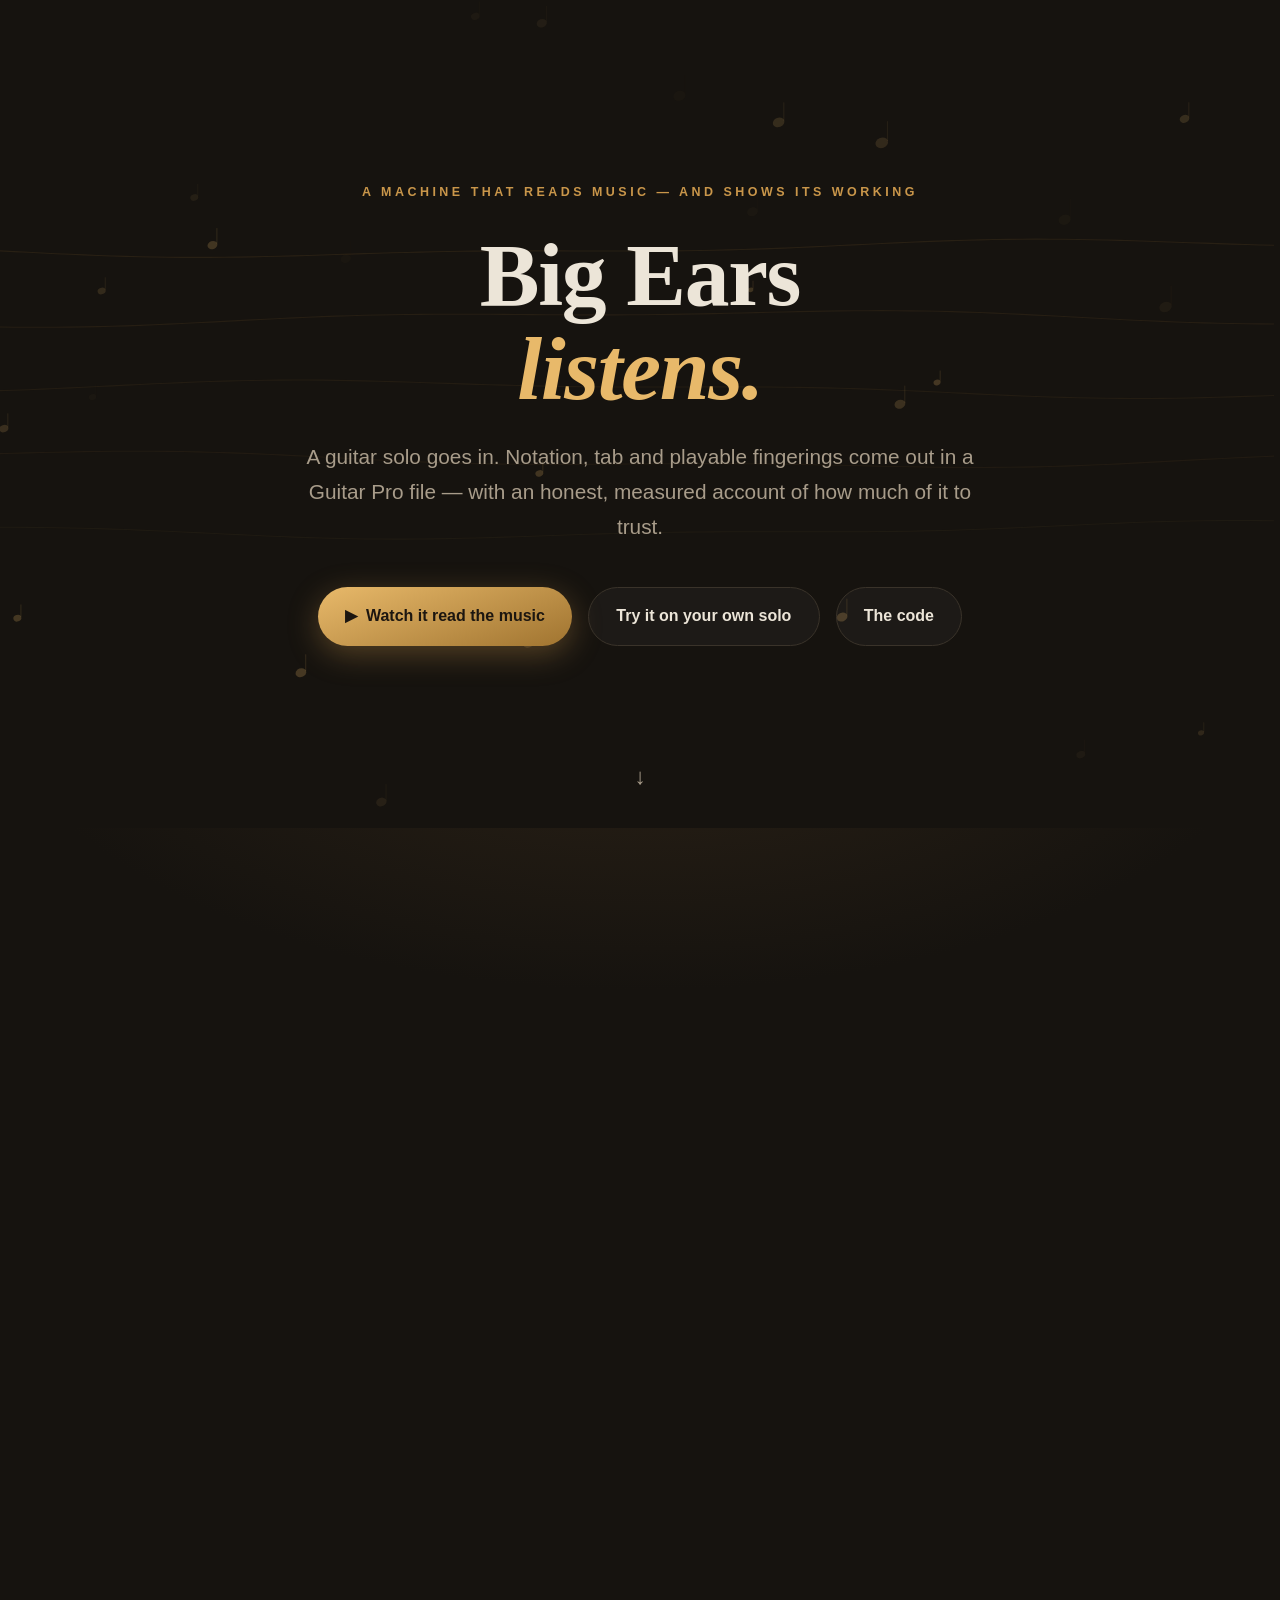
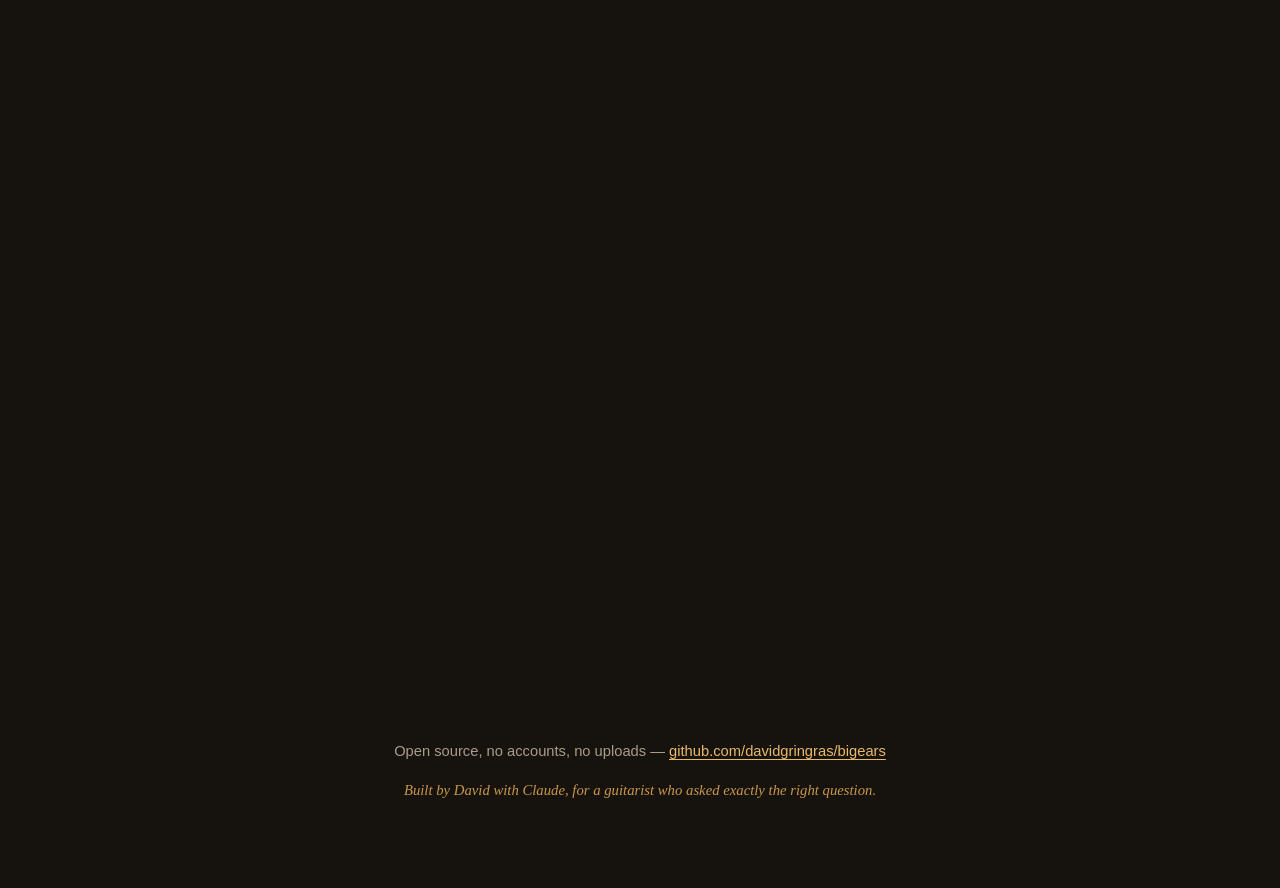
<file: index.html>
<!DOCTYPE html><html><head><meta charset="utf-8">
<meta http-equiv="refresh" content="0; url=site/index.html">
<title>Big Ears</title></head>
<body><p><a href="site/index.html">Big Ears</a></p></body></html>
</file>
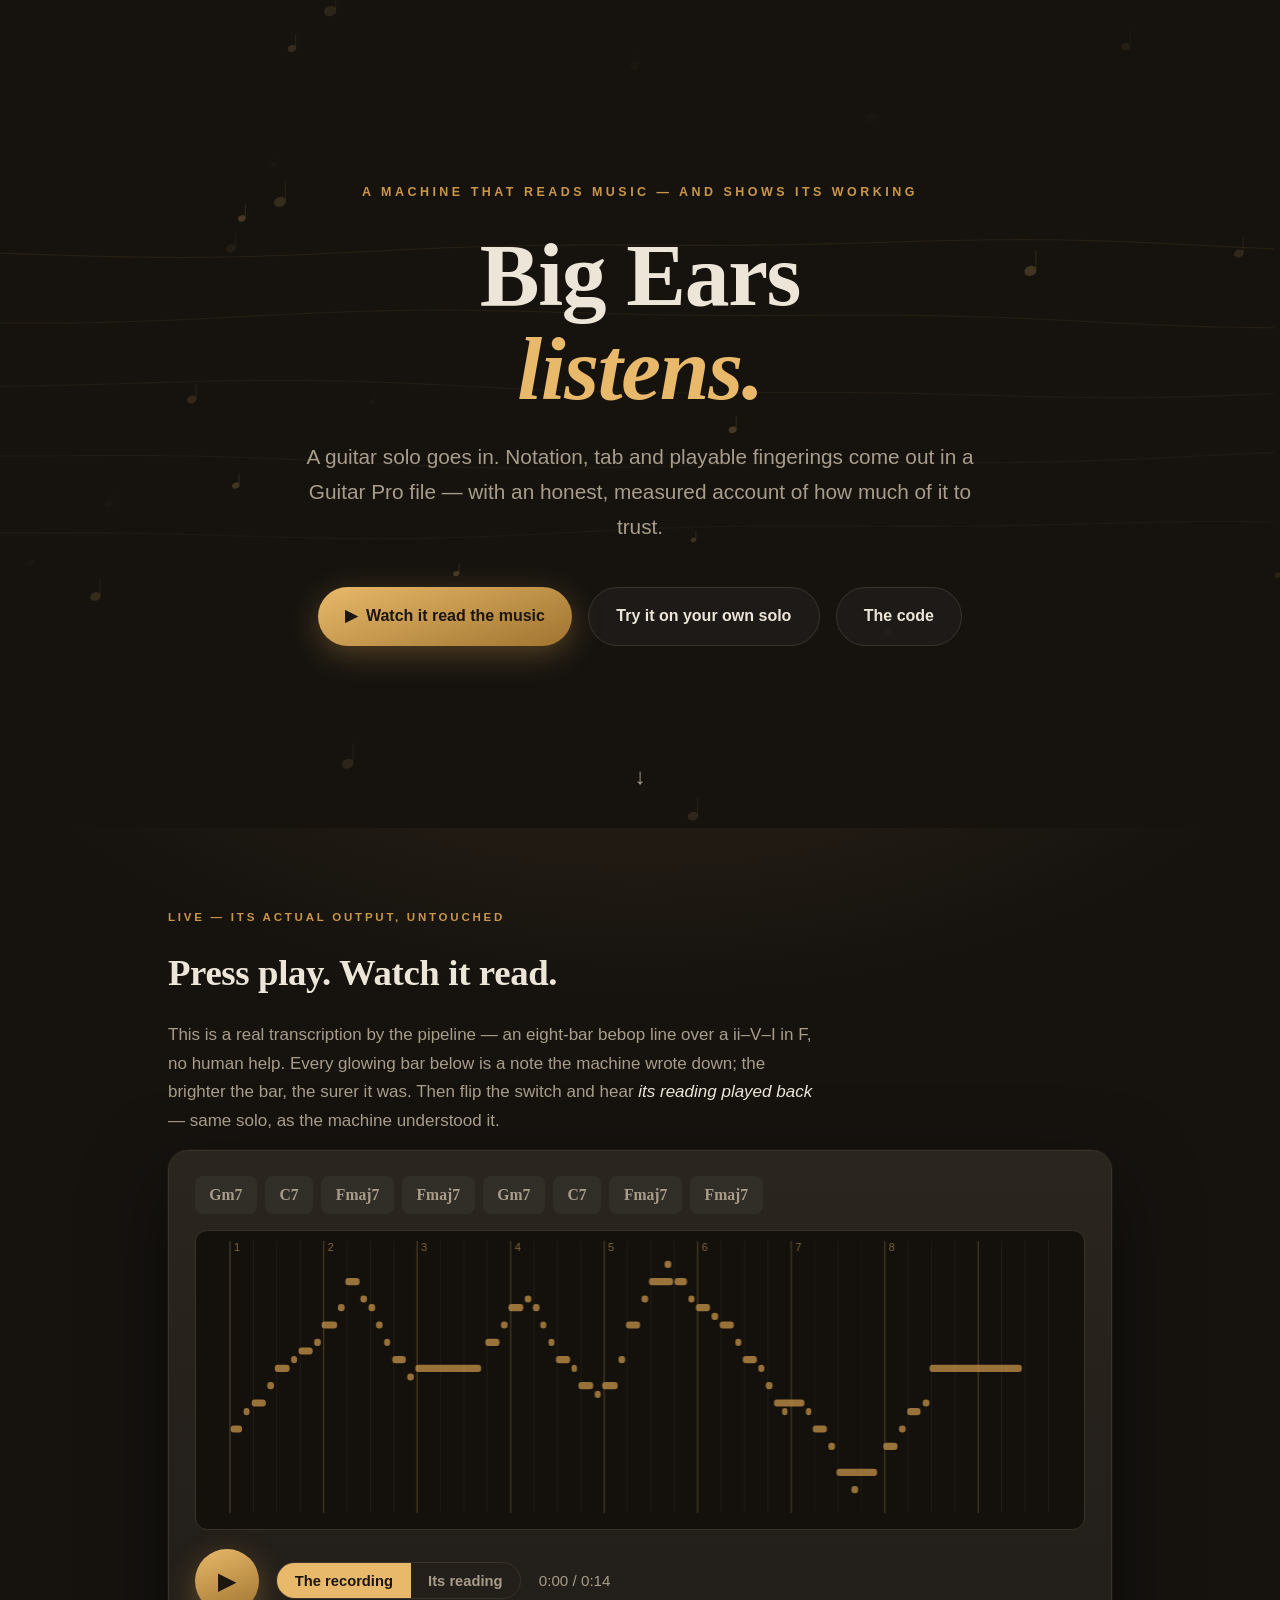
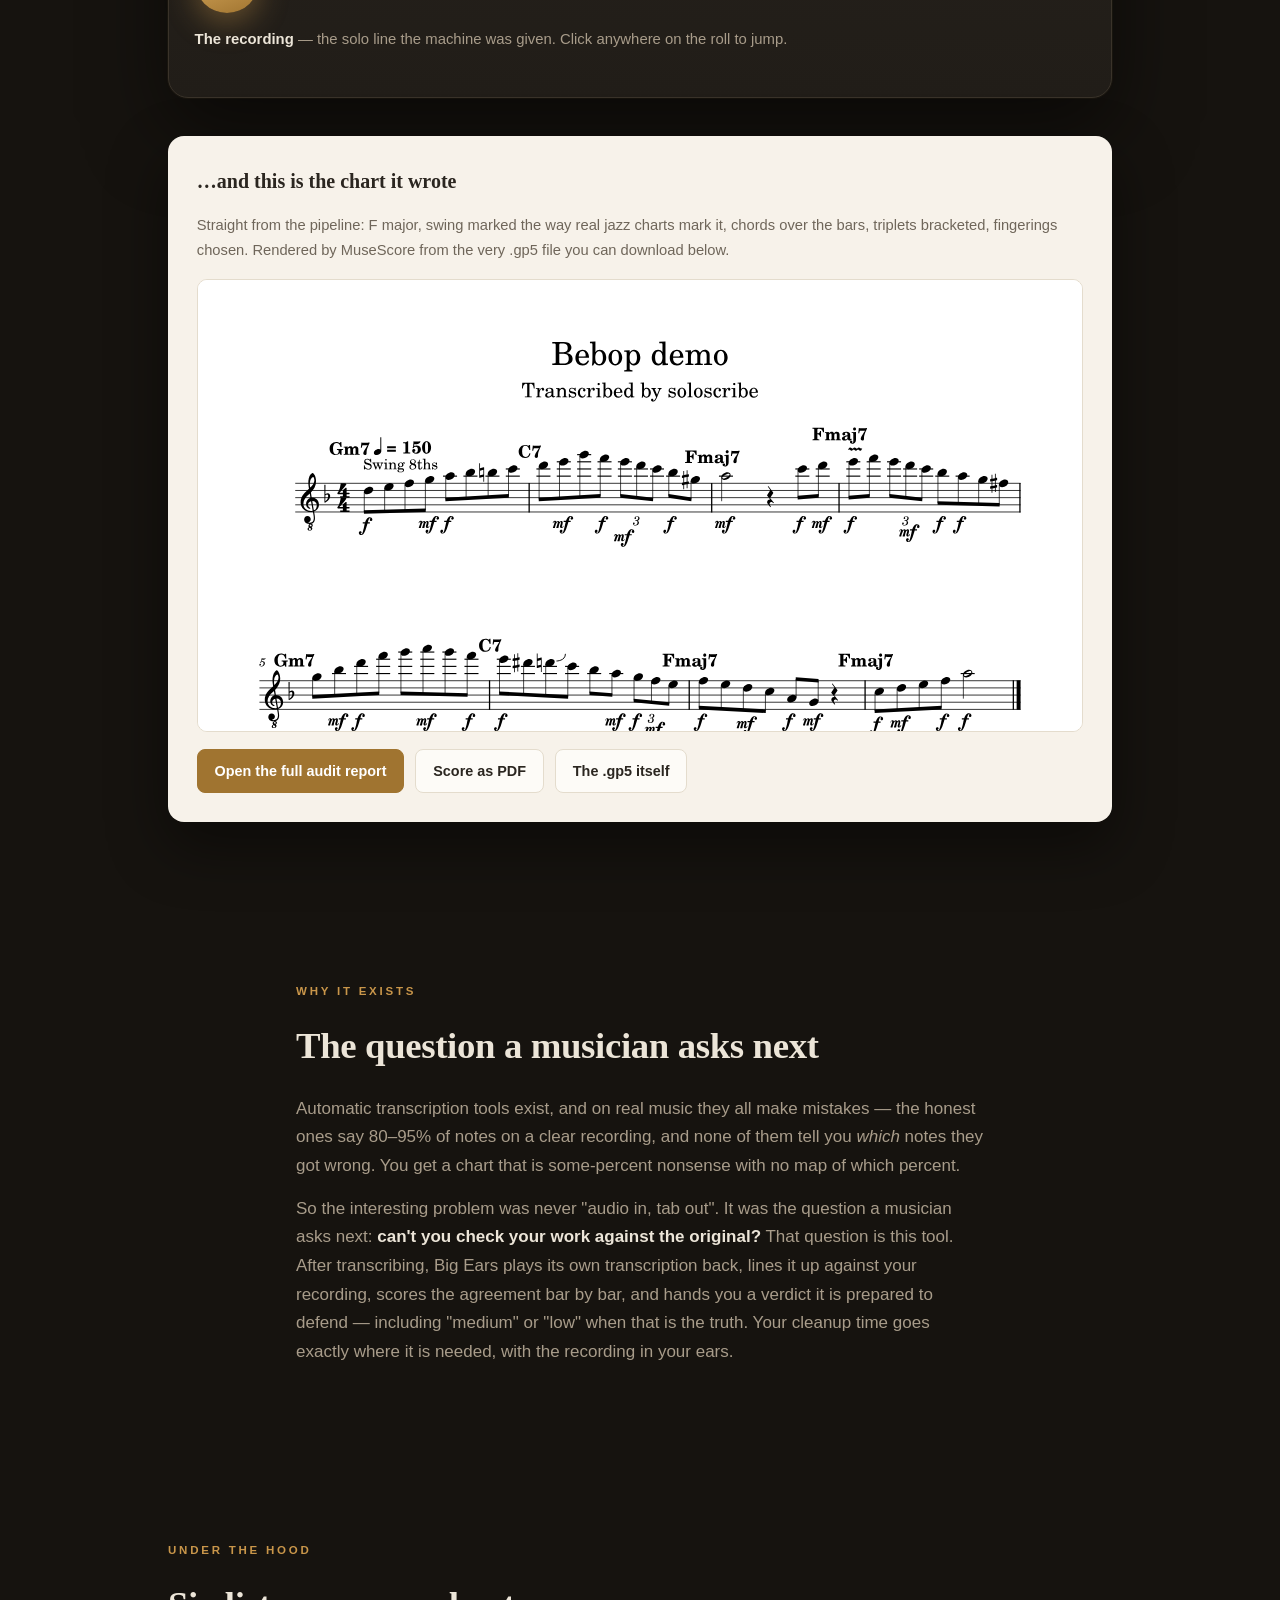
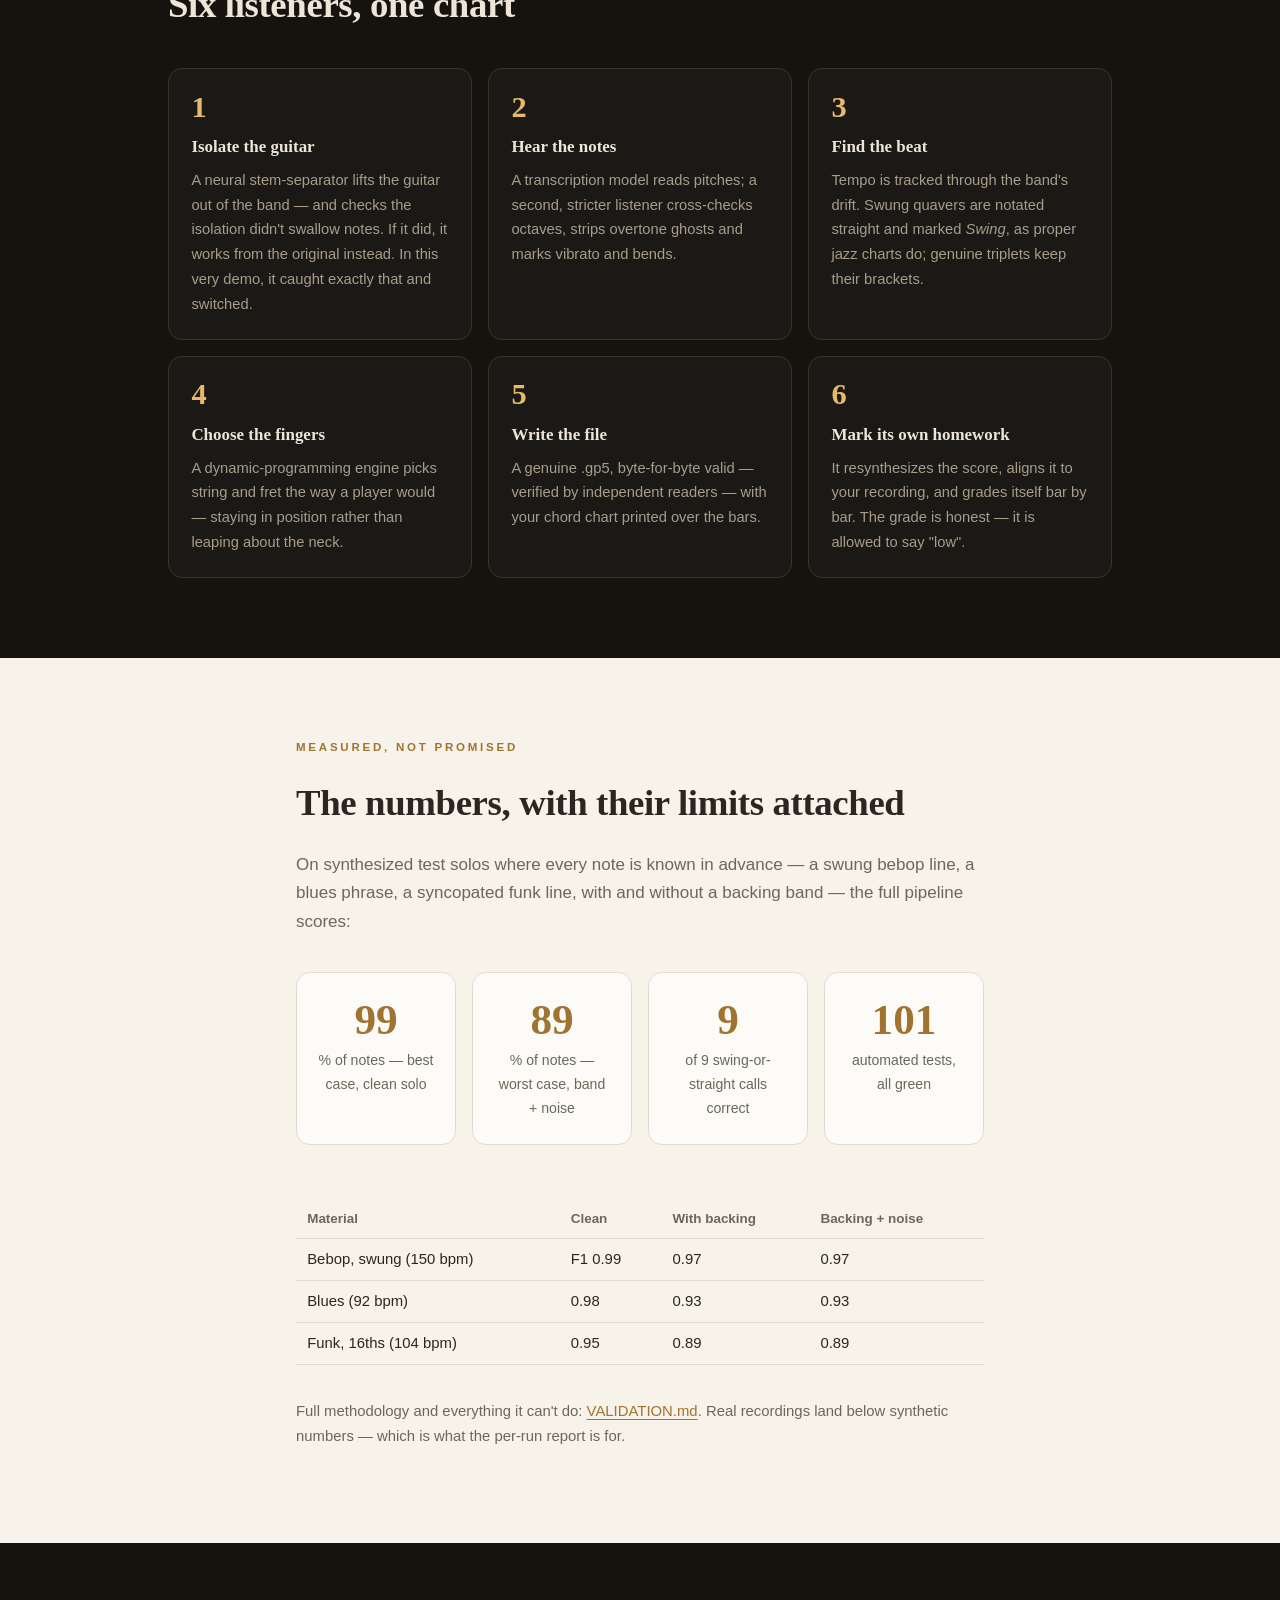
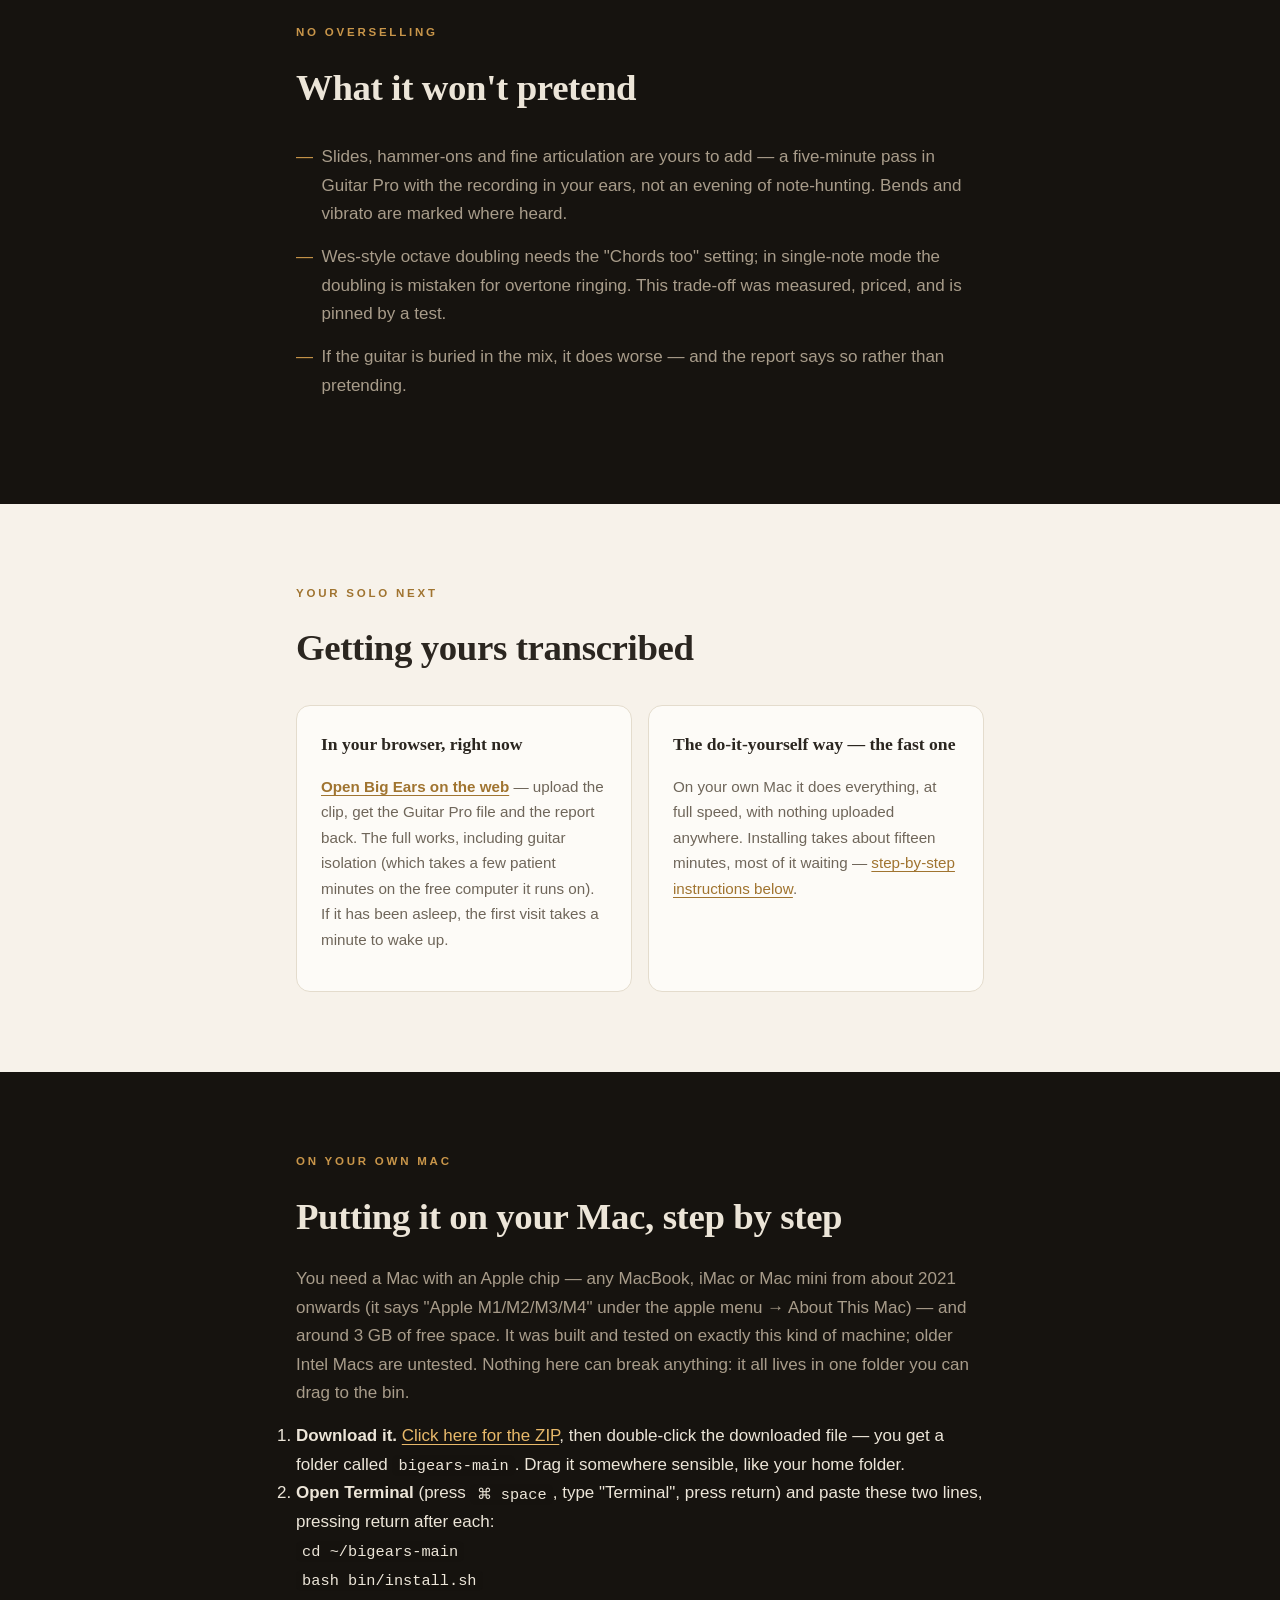
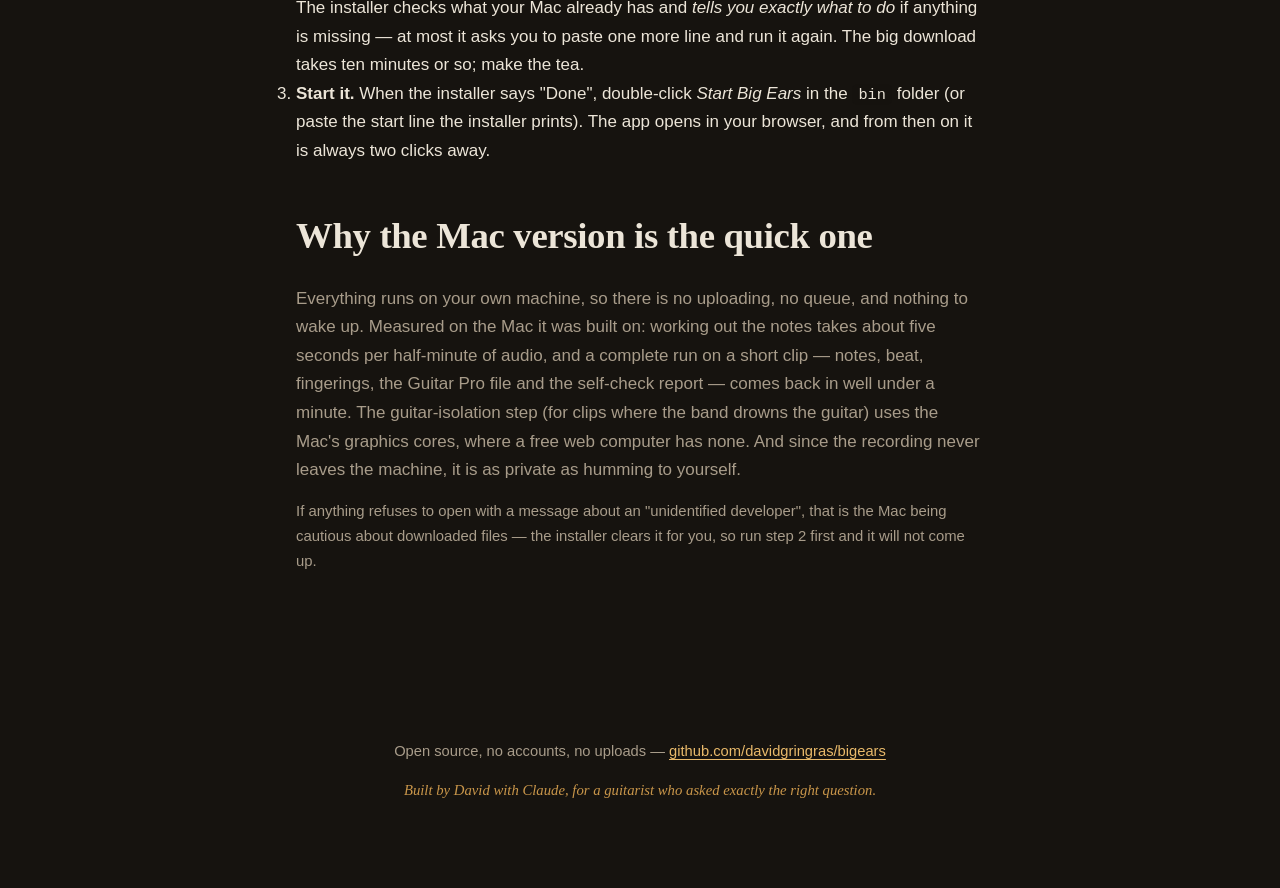
<file: site/index.html>
<!DOCTYPE html>
<html lang="en-GB">
<head>
<meta charset="utf-8">
<meta name="viewport" content="width=device-width, initial-scale=1">
<title>Big Ears — watch a machine read music</title>
<meta name="description" content="A guitar solo goes in. Notation, tab and an honest, measured account of how much to trust come out. Press play and watch it read the music.">
<meta property="og:title" content="Big Ears — watch a machine read music">
<meta property="og:description" content="A guitar solo goes in. Notation, tab and an honest account of how much to trust come out. Press play and watch it read the music.">
<meta property="og:image" content="https://davidgringras.github.io/bigears/site/assets/og.png">
<meta property="og:type" content="website">
<meta name="twitter:card" content="summary_large_image">
<link rel="icon" href="data:image/svg+xml,%3Csvg xmlns='http://www.w3.org/2000/svg' viewBox='0 0 100 100'%3E%3Ctext y='80' font-size='80'%3E%F0%9F%8E%B8%3C/text%3E%3C/svg%3E">
<style>
  :root {
    --ink: #16130f;
    --ink2: #211d18;
    --ink3: #2a251f;
    --paper: #f7f2ea;
    --card: #fdfbf7;
    --text-d: #ece5d8;
    --muted-d: #a89c8a;
    --text-l: #2b2620;
    --muted-l: #6f665a;
    --brass: #c9964a;
    --brass-hi: #e8b96a;
    --brass-deep: #a07430;
    --line-d: #3a332a;
    --line-l: #e4dccd;
    --glow: rgba(232, 185, 106, 0.55);
  }
  * { margin: 0; padding: 0; box-sizing: border-box; }
  html { scroll-behavior: smooth; }
  body {
    background: var(--ink); color: var(--text-d);
    font: 17px/1.68 -apple-system, BlinkMacSystemFont, "Segoe UI", Roboto, sans-serif;
    -webkit-font-smoothing: antialiased;
    overflow-x: hidden;
  }
  h1, h2, h3, .serif { font-family: "Iowan Old Style", "Palatino", "Palatino Linotype", Georgia, serif; }
  a { color: var(--brass-hi); text-decoration-thickness: 1px; text-underline-offset: 3px; }

  /* ---------- hero ---------- */
  .hero {
    position: relative; min-height: 92vh;
    display: flex; flex-direction: column; justify-content: center;
    overflow: hidden;
  }
  #sky { position: absolute; inset: 0; width: 100%; height: 100%; }
  .hero-inner { position: relative; max-width: 60rem; margin: 0 auto; padding: 4rem 1.5rem; text-align: center; }
  .overline {
    letter-spacing: 0.28em; text-transform: uppercase; font-size: 0.78rem;
    color: var(--brass); margin-bottom: 1.6rem; font-weight: 600;
  }
  h1 {
    font-size: clamp(3rem, 9vw, 5.6rem); font-weight: 600; line-height: 1.04;
    letter-spacing: -0.015em; color: var(--text-d);
  }
  h1 .flourish { color: var(--brass-hi); font-style: italic; }
  .lede {
    font-size: clamp(1.05rem, 2.4vw, 1.3rem); color: var(--muted-d);
    max-width: 34em; margin: 1.6rem auto 0;
  }
  .hero-cta { margin-top: 2.6rem; display: flex; gap: 1rem; justify-content: center; flex-wrap: wrap; }
  .btn {
    display: inline-flex; align-items: center; gap: 0.6rem;
    padding: 0.95rem 1.7rem; border-radius: 999px; border: 1px solid var(--line-d);
    background: rgba(255,255,255,0.03); color: var(--text-d);
    font-weight: 650; font-size: 1rem; text-decoration: none; cursor: pointer;
    transition: transform 0.25s ease, box-shadow 0.25s ease, background 0.25s ease;
  }
  .btn:hover { transform: translateY(-2px); background: rgba(255,255,255,0.06); }
  .btn.primary {
    background: linear-gradient(160deg, var(--brass-hi), var(--brass-deep));
    border: none; color: #1c1610;
    box-shadow: 0 8px 30px rgba(201, 150, 74, 0.35);
  }
  .btn.primary:hover { box-shadow: 0 12px 40px rgba(201, 150, 74, 0.5); }
  .scroll-hint {
    position: absolute; bottom: 2rem; left: 50%; transform: translateX(-50%);
    color: var(--muted-d); font-size: 1.4rem; animation: bob 2.4s ease-in-out infinite;
  }
  @keyframes bob { 0%,100% { transform: translate(-50%, 0); } 50% { transform: translate(-50%, 8px); } }

  /* ---------- shared section chrome ---------- */
  section { position: relative; }
  .wrap { max-width: 46rem; margin: 0 auto; padding: 5rem 1.5rem; }
  .wrap.wide { max-width: 62rem; }
  h2 { font-size: clamp(1.7rem, 4vw, 2.3rem); font-weight: 600; margin-bottom: 1.1rem; letter-spacing: -0.01em; }
  .kicker {
    letter-spacing: 0.24em; text-transform: uppercase; font-size: 0.72rem;
    color: var(--brass); font-weight: 700; margin-bottom: 0.9rem;
  }
  p { margin: 0.9rem 0; color: var(--muted-d); }
  .light p { color: var(--muted-l); }
  strong { color: inherit; }
  .reveal { opacity: 0; transform: translateY(26px); transition: opacity 0.8s ease, transform 0.8s ease; }
  .reveal.on { opacity: 1; transform: none; }

  /* ---------- the stage ---------- */
  .stage-outer { background: radial-gradient(1200px 600px at 50% -10%, #2d2317 0%, var(--ink) 55%); }
  .stage {
    background: linear-gradient(180deg, var(--ink3), var(--ink2));
    border: 1px solid var(--line-d); border-radius: 20px;
    padding: 1.6rem 1.6rem 1.9rem;
    box-shadow: 0 30px 80px rgba(0,0,0,0.5), 0 0 0 1px rgba(232,185,106,0.05);
  }
  .chordrail { display: flex; gap: 0.5rem; flex-wrap: wrap; margin-bottom: 1rem; }
  .chord {
    font-family: "Iowan Old Style", Georgia, serif; font-weight: 700;
    padding: 0.28rem 0.85rem; border-radius: 8px; font-size: 0.98rem;
    color: var(--muted-d); background: rgba(255,255,255,0.04);
    border: 1px solid transparent; transition: all 0.25s ease;
  }
  .chord.on {
    color: #1c1610; background: var(--brass-hi); border-color: var(--brass-hi);
    box-shadow: 0 0 24px var(--glow); transform: translateY(-1px);
  }
  #roll { width: 100%; height: 300px; display: block; border-radius: 12px;
          background: #14110d; border: 1px solid var(--line-d); cursor: pointer; }
  .transport { display: flex; align-items: center; gap: 1.1rem; margin-top: 1.2rem; flex-wrap: wrap; }
  #playBtn {
    width: 64px; height: 64px; border-radius: 50%; border: none; cursor: pointer;
    background: linear-gradient(160deg, var(--brass-hi), var(--brass-deep));
    color: #1c1610; font-size: 1.5rem; display: flex; align-items: center; justify-content: center;
    box-shadow: 0 10px 30px rgba(201,150,74,0.4);
    transition: transform 0.2s ease, box-shadow 0.2s ease; flex: none;
  }
  #playBtn:hover { transform: scale(1.06); box-shadow: 0 14px 40px rgba(201,150,74,0.55); }
  #playBtn:disabled { opacity: 0.55; cursor: wait; }
  .abwrap { display: flex; border: 1px solid var(--line-d); border-radius: 999px; overflow: hidden; }
  .abwrap button {
    border: none; background: transparent; color: var(--muted-d);
    padding: 0.6rem 1.1rem; font-size: 0.92rem; font-weight: 650; cursor: pointer;
    transition: all 0.25s ease;
  }
  .abwrap button.on { background: var(--brass-hi); color: #1c1610; }
  #clock { font-variant-numeric: tabular-nums; color: var(--muted-d); font-size: 0.95rem; min-width: 5.5em; }
  .stage-cap { margin-top: 0.9rem; font-size: 0.93rem; color: var(--muted-d); }
  .stage-cap em { color: var(--text-d); font-style: normal; font-weight: 650; }

  /* ---------- the chart card ---------- */
  .chart-card {
    margin-top: 2.4rem; background: var(--paper); border-radius: 16px;
    padding: 1.8rem; color: var(--text-l);
    box-shadow: 0 24px 60px rgba(0,0,0,0.45);
  }
  .chart-card h3 { font-size: 1.25rem; margin-bottom: 0.4rem; }
  .chart-card .sub { color: var(--muted-l); font-size: 0.92rem; margin-bottom: 1rem; }
  .scorebox { overflow-x: auto; border: 1px solid var(--line-l); border-radius: 10px; background: #fff; }
  .scorebox img { display: block; width: 100%; min-width: 640px; height: auto; }
  .chart-links { display: flex; gap: 0.7rem; flex-wrap: wrap; margin-top: 1.1rem; }
  .chip {
    display: inline-block; padding: 0.55rem 1.05rem; border-radius: 8px;
    border: 1px solid var(--line-l); background: var(--card); color: var(--text-l);
    font-weight: 650; font-size: 0.9rem; text-decoration: none;
    transition: transform 0.2s ease, box-shadow 0.2s ease;
  }
  .chip:hover { transform: translateY(-2px); box-shadow: 0 8px 22px rgba(0,0,0,0.1); }
  .chip.gold { background: var(--brass-deep); border-color: var(--brass-deep); color: #fff; }

  /* ---------- pipeline cards ---------- */
  .steps-grid { display: grid; grid-template-columns: repeat(auto-fit, minmax(260px, 1fr)); gap: 1rem; margin-top: 2rem; }
  .step-card {
    background: rgba(255,255,255,0.025); border: 1px solid var(--line-d);
    border-radius: 14px; padding: 1.4rem;
    transition: transform 0.3s ease, border-color 0.3s ease, background 0.3s ease;
  }
  .step-card:hover { transform: translateY(-4px); border-color: rgba(232,185,106,0.4); background: rgba(255,255,255,0.045); }
  .step-card .num { color: var(--brass-hi); font-family: Georgia, serif; font-size: 1.9rem; font-weight: 700; line-height: 1; }
  .step-card h3 { font-size: 1.06rem; margin: 0.7rem 0 0.4rem; color: var(--text-d); }
  .step-card p { font-size: 0.92rem; margin: 0; }

  /* ---------- numbers ---------- */
  .light { background: var(--paper); color: var(--text-l); }
  .light h2 { color: var(--text-l); }
  .bignums { display: grid; grid-template-columns: repeat(auto-fit, minmax(150px, 1fr)); gap: 1rem; margin: 2.2rem 0; }
  .bignum { background: var(--card); border: 1px solid var(--line-l); border-radius: 14px; padding: 1.5rem 1.3rem; text-align: center; }
  .bignum .v { font-family: Georgia, serif; font-size: 2.7rem; font-weight: 700; color: var(--brass-deep); line-height: 1.05; font-variant-numeric: tabular-nums; }
  .bignum .l { color: var(--muted-l); font-size: 0.88rem; margin-top: 0.45rem; }
  table { border-collapse: collapse; width: 100%; margin: 1.2rem 0; font-size: 0.93rem; }
  th, td { text-align: left; padding: 0.5rem 0.7rem; border-bottom: 1px solid var(--line-l); }
  th { font-weight: 650; color: var(--muted-l); font-size: 0.84rem; }
  td.num { font-variant-numeric: tabular-nums; }
  .overflow { overflow-x: auto; }
  .quiet { color: var(--muted-l); font-size: 0.93rem; }
  .dark .quiet { color: var(--muted-d); }

  /* ---------- honesty ---------- */
  ul.plain { list-style: none; margin: 1rem 0; }
  ul.plain li { padding: 0.45rem 0 0.45rem 1.6rem; position: relative; color: var(--muted-d); }
  ul.plain li::before { content: "—"; position: absolute; left: 0; color: var(--brass); }
  .light ul.plain li { color: var(--muted-l); }

  /* ---------- get yours ---------- */
  .twocard { display: grid; grid-template-columns: repeat(auto-fit, minmax(280px, 1fr)); gap: 1rem; margin-top: 1.6rem; }
  .way {
    border: 1px solid var(--line-l); border-radius: 14px; padding: 1.5rem; background: var(--card);
  }
  .way h3 { font-size: 1.1rem; margin-bottom: 0.5rem; color: var(--text-l); }
  .way p { font-size: 0.95rem; }
  code { background: rgba(0,0,0,0.06); border-radius: 5px; padding: 0.1em 0.4em; font-size: 0.9em; }

  footer { padding: 3.5rem 1.5rem 4.5rem; text-align: center; color: var(--muted-d); font-size: 0.92rem; }
  footer .sig { font-family: Georgia, serif; font-style: italic; color: var(--brass); margin-top: 0.6rem; }

  @media (prefers-reduced-motion: reduce) {
    html { scroll-behavior: auto; }
    .reveal { opacity: 1; transform: none; transition: none; }
    .scroll-hint { animation: none; }
  }
  @media (max-width: 640px) {
    #roll { height: 220px; }
    .wrap { padding: 3.4rem 1.1rem; }
  }
</style>
</head>
<body>

<header class="hero">
  <canvas id="sky" aria-hidden="true"></canvas>
  <div class="hero-inner">
    <div class="overline">A machine that reads music — and shows its working</div>
    <h1>Big Ears<br><span class="flourish">listens.</span></h1>
    <p class="lede">A guitar solo goes in. Notation, tab and playable fingerings
    come out in a Guitar Pro file — with an honest, measured account of how
    much of it to trust.</p>
    <div class="hero-cta">
      <a class="btn primary" href="#stage" id="ctaWatch">▶&nbsp; Watch it read the music</a>
      <a class="btn" href="https://huggingface.co/spaces/DGring/bigears">Try it on your own solo</a>
      <a class="btn" href="https://github.com/davidgringras/bigears">The code</a>
    </div>
  </div>
  <div class="scroll-hint" aria-hidden="true">↓</div>
</header>

<section class="stage-outer dark" id="stage">
  <div class="wrap wide">
    <div class="kicker reveal">Live — its actual output, untouched</div>
    <h2 class="reveal">Press play. Watch it read.</h2>
    <p class="reveal" style="max-width:38em">This is a real transcription by the
    pipeline — an eight-bar bebop line over a ii–V–I in F, no human help. Every glowing bar below is a note the machine
    wrote down; the brighter the bar, the surer it was. Then flip the switch
    and hear <em style="color:var(--text-d)">its reading played back</em> —
    same solo, as the machine understood it.</p>

    <div class="stage reveal">
      <div class="chordrail" id="chordrail" aria-hidden="true"></div>
      <canvas id="roll" role="img" aria-label="Piano roll of the transcribed solo; notes light up in time with the audio"></canvas>
      <div class="transport">
        <button id="playBtn" aria-label="Play or pause the demo">▶</button>
        <div class="abwrap" role="group" aria-label="Choose what you hear">
          <button id="abA" class="on">The recording</button>
          <button id="abB">Its reading</button>
        </div>
        <span id="clock">0:00 / 0:00</span>
      </div>
      <p class="stage-cap" id="stageCap"><em>The recording</em> — the solo line the machine was given. Click anywhere on the roll to
      jump.</p>
    </div>

    <div class="chart-card reveal">
      <h3 class="serif">…and this is the chart it wrote</h3>
      <p class="sub">Straight from the pipeline: F major, swing marked the way real
      jazz charts mark it, chords over the bars, triplets bracketed, fingerings
      chosen. Rendered by MuseScore from the very .gp5 file you can download below.</p>
      <div class="scorebox"><img src="https://davidgringras.github.io/bigears/site/assets/score-1.svg" alt="The transcribed score: eight bars of notation" loading="lazy"></div>
      <div class="chart-links">
        <a class="chip gold" href="https://davidgringras.github.io/bigears/site/report.html">Open the full audit report</a>
        <a class="chip" href="https://davidgringras.github.io/bigears/site/score.pdf">Score as PDF</a>
        <a class="chip" href="https://davidgringras.github.io/bigears/site/assets/demo.gp5" download>The .gp5 itself</a>
      </div>
    </div>
  </div>
</section>

<section class="dark">
  <div class="wrap">
    <div class="kicker reveal">Why it exists</div>
    <h2 class="reveal">The question a musician asks next</h2>
    <p class="reveal">Automatic transcription tools exist, and on real music they
    all make mistakes — the honest ones say 80–95% of notes on a clear
    recording, and none of them tell you <em>which</em> notes they got wrong.
    You get a chart that is some-percent nonsense with no map of which percent.</p>
    <p class="reveal">So the interesting problem was never "audio in, tab out".
    It was the question a musician asks next: <strong style="color:var(--text-d)">can't
    you check your work against the original?</strong> That question is this tool.
    After transcribing, Big Ears plays its own transcription back, lines it up
    against your recording, scores the agreement bar by bar, and hands you a
    verdict it is prepared to defend — including "medium" or "low" when that is
    the truth. Your cleanup time goes exactly where it is needed, with the
    recording in your ears.</p>
  </div>
</section>

<section class="dark">
  <div class="wrap wide">
    <div class="kicker reveal">Under the hood</div>
    <h2 class="reveal">Six listeners, one chart</h2>
    <div class="steps-grid">
      <div class="step-card reveal"><div class="num">1</div><h3>Isolate the guitar</h3>
        <p>A neural stem-separator lifts the guitar out of the band — and checks
        the isolation didn't swallow notes. If it did, it works from the
        original instead. In this very demo, it caught exactly that and
        switched.</p></div>
      <div class="step-card reveal"><div class="num">2</div><h3>Hear the notes</h3>
        <p>A transcription model reads pitches; a second, stricter listener
        cross-checks octaves, strips overtone ghosts and marks vibrato and
        bends.</p></div>
      <div class="step-card reveal"><div class="num">3</div><h3>Find the beat</h3>
        <p>Tempo is tracked through the band's drift. Swung quavers are notated
        straight and marked <em>Swing</em>, as proper jazz charts do; genuine
        triplets keep their brackets.</p></div>
      <div class="step-card reveal"><div class="num">4</div><h3>Choose the fingers</h3>
        <p>A dynamic-programming engine picks string and fret the way a player
        would — staying in position rather than leaping about the neck.</p></div>
      <div class="step-card reveal"><div class="num">5</div><h3>Write the file</h3>
        <p>A genuine .gp5, byte-for-byte valid — verified by independent readers
        — with your chord chart printed over the bars.</p></div>
      <div class="step-card reveal"><div class="num">6</div><h3>Mark its own homework</h3>
        <p>It resynthesizes the score, aligns it to your recording, and grades
        itself bar by bar. The grade is honest — it is allowed to say "low".</p></div>
    </div>
  </div>
</section>

<section class="light">
  <div class="wrap">
    <div class="kicker reveal" style="color:var(--brass-deep)">Measured, not promised</div>
    <h2 class="reveal">The numbers, with their limits attached</h2>
    <p class="reveal">On synthesized test solos where every note is known in
    advance — a swung bebop line, a blues phrase, a syncopated funk line, with
    and without a backing band — the full pipeline scores:</p>
    <div class="bignums reveal">
      <div class="bignum"><div class="v" data-count="99">0</div><div class="l">% of notes — best case, clean solo</div></div>
      <div class="bignum"><div class="v" data-count="89">0</div><div class="l">% of notes — worst case, band + noise</div></div>
      <div class="bignum"><div class="v" data-count="9">0</div><div class="l">of 9 swing-or-straight calls correct</div></div>
      <div class="bignum"><div class="v" data-count="101">0</div><div class="l">automated tests, all green</div></div>
    </div>
    <div class="overflow reveal">
    <table>
      <tr><th>Material</th><th>Clean</th><th>With backing</th><th>Backing + noise</th></tr>
      <tr><td>Bebop, swung (150 bpm)</td><td class="num">F1&nbsp;0.99</td><td class="num">0.97</td><td class="num">0.97</td></tr>
      <tr><td>Blues (92 bpm)</td><td class="num">0.98</td><td class="num">0.93</td><td class="num">0.93</td></tr>
      <tr><td>Funk, 16ths (104 bpm)</td><td class="num">0.95</td><td class="num">0.89</td><td class="num">0.89</td></tr>
    </table>
    </div>
    <p class="quiet reveal">Full methodology and everything it can't do:
    <a href="https://github.com/davidgringras/bigears/blob/main/docs/VALIDATION.md" style="color:var(--brass-deep)">VALIDATION.md</a>.
    Real recordings land below synthetic numbers — which is what the per-run
    report is for.</p>
  </div>
</section>

<section class="dark">
  <div class="wrap">
    <div class="kicker reveal">No overselling</div>
    <h2 class="reveal">What it won't pretend</h2>
    <ul class="plain">
      <li class="reveal">Slides, hammer-ons and fine articulation are yours to
        add — a five-minute pass in Guitar Pro with the recording in your ears,
        not an evening of note-hunting. Bends and vibrato are marked where heard.</li>
      <li class="reveal">Wes-style octave doubling needs the "Chords too"
        setting; in single-note mode the doubling is mistaken for overtone
        ringing. This trade-off was measured, priced, and is pinned by a test.</li>
      <li class="reveal">If the guitar is buried in the mix, it does worse —
        and the report says so rather than pretending.</li>
    </ul>
  </div>
</section>

<section class="light">
  <div class="wrap">
    <div class="kicker reveal" style="color:var(--brass-deep)">Your solo next</div>
    <h2 class="reveal">Getting yours transcribed</h2>
    <div class="twocard">
      <div class="way reveal">
        <h3>In your browser, right now</h3>
        <p><a href="https://huggingface.co/spaces/DGring/bigears" style="color:var(--brass-deep)"><strong>Open
        Big Ears on the web</strong></a> — upload the clip, get the Guitar
        Pro file and the report back. The full works, including guitar
        isolation (which takes a few patient minutes on the free computer it
        runs on). If it has been asleep, the first visit takes a minute to
        wake up.</p>
      </div>
      <div class="way reveal">
        <h3>The do-it-yourself way &mdash; the fast one</h3>
        <p>On your own Mac it does everything, at full speed, with nothing
        uploaded anywhere. Installing takes about fifteen minutes, most of it
        waiting &mdash; <a href="#install" style="color:var(--brass-deep)">step-by-step
        instructions below</a>.</p>
      </div>
    </div>
  </div>
</section>

<section class="dark" id="install">
  <div class="wrap">
    <div class="kicker reveal">On your own Mac</div>
    <h2 class="reveal">Putting it on your Mac, step by step</h2>
    <p class="reveal">You need a Mac with an Apple chip &mdash; any MacBook, iMac or
    Mac&nbsp;mini from about 2021 onwards (it says "Apple M1/M2/M3/M4" under
    the apple menu &rarr; About This Mac) &mdash; and around 3&nbsp;GB of free space.
    It was built and tested on exactly this kind of machine; older Intel Macs
    are untested. Nothing here can break anything: it all lives in one folder
    you can drag to the bin.</p>
    <ol class="steps">
      <li class="reveal"><strong>Download it.</strong>
        <a href="https://github.com/davidgringras/bigears/archive/refs/heads/main.zip" style="color:var(--brass-hi)">Click
        here for the ZIP</a>, then double-click the downloaded file &mdash; you get a
        folder called <code>bigears-main</code>. Drag it somewhere sensible,
        like your home folder.</li>
      <li class="reveal"><strong>Open Terminal</strong> (press
        <code>&#8984;&nbsp;space</code>, type "Terminal", press return) and paste
        these two lines, pressing return after each:<br>
        <code>cd ~/bigears-main</code><br>
        <code>bash bin/install.sh</code><br>
        The installer checks what your Mac already has and <em>tells you
        exactly what to do</em> if anything is missing &mdash; at most it asks you
        to paste one more line and run it again. The big download takes ten
        minutes or so; make the tea.</li>
      <li class="reveal"><strong>Start it.</strong> When the installer says
        "Done", double-click <em>Start&nbsp;Big Ears</em> in the
        <code>bin</code> folder (or paste the start line the installer prints).
        The app opens in your browser, and from then on it is always two
        clicks away.</li>
    </ol>
    <h2 class="reveal" style="margin-top:2.5rem">Why the Mac version is the quick one</h2>
    <p class="reveal">Everything runs on your own machine, so there is no
    uploading, no queue, and nothing to wake up. Measured on the Mac it was
    built on: working out the notes takes about five seconds per half-minute
    of audio, and a complete run on a short clip &mdash; notes, beat, fingerings,
    the Guitar Pro file and the self-check report &mdash; comes back in well under
    a minute. The guitar-isolation step (for clips where the band drowns the
    guitar) uses the Mac's graphics cores, where a free web computer has none.
    And since the recording never leaves the machine, it is as private as
    humming to yourself.</p>
    <p class="quiet reveal" style="color:var(--muted-d)">If anything refuses to
    open with a message about an "unidentified developer", that is the Mac
    being cautious about downloaded files &mdash; the installer clears it for you,
    so run step 2 first and it will not come up.</p>
  </div>
</section>

<footer class="dark">
  <p>Open source, no accounts, no uploads —
  <a href="https://github.com/davidgringras/bigears">github.com/davidgringras/bigears</a></p>
  <p class="sig">Built by David with Claude, for a guitarist who asked exactly
  the right question.</p>
</footer>

<script>
(function () {
  "use strict";
  const ASSETS = "https://davidgringras.github.io/bigears/site/assets/";
  const reduced = window.matchMedia("(prefers-reduced-motion: reduce)").matches;

  /* ---------- scroll reveals ---------- */
  const io = new IntersectionObserver((es) => {
    es.forEach((e) => { if (e.isIntersecting) { e.target.classList.add("on"); io.unobserve(e.target); } });
  }, { threshold: 0.12 });
  document.querySelectorAll(".reveal").forEach((el, i) => {
    el.style.transitionDelay = (i % 6) * 0.07 + "s";
    io.observe(el);
  });

  /* ---------- animated counters ---------- */
  const cio = new IntersectionObserver((es) => {
    es.forEach((e) => {
      if (!e.isIntersecting) return;
      cio.unobserve(e.target);
      const el = e.target, target = +el.dataset.count, t0 = performance.now();
      (function tick(t) {
        const k = Math.min(1, (t - t0) / 1200), ease = 1 - Math.pow(1 - k, 3);
        el.textContent = Math.round(target * ease);
        if (k < 1) requestAnimationFrame(tick);
      })(t0);
    });
  }, { threshold: 0.6 });
  document.querySelectorAll("[data-count]").forEach((el) => cio.observe(el));

  /* ---------- hero sky: drifting staff + floating notes ---------- */
  const sky = document.getElementById("sky"), sctx = sky.getContext("2d");
  let W = 0, H = 0, DPR = Math.min(2, window.devicePixelRatio || 1);
  function sizeSky() {
    W = sky.clientWidth; H = sky.clientHeight;
    sky.width = W * DPR; sky.height = H * DPR; sctx.setTransform(DPR, 0, 0, DPR, 0, 0);
  }
  sizeSky(); addEventListener("resize", sizeSky);
  const motes = Array.from({ length: 26 }, () => ({
    x: Math.random(), y: Math.random(), r: 2 + Math.random() * 3.2,
    vy: 0.006 + Math.random() * 0.014, ph: Math.random() * Math.PI * 2,
  }));
  let skyOn = true;
  new IntersectionObserver((es) => { skyOn = es[0].isIntersecting; }).observe(sky);
  function drawSky(t) {
    requestAnimationFrame(drawSky);
    if (!skyOn || reduced) return;
    const s = t / 1000;
    sctx.clearRect(0, 0, W, H);
    for (let i = 0; i < 5; i++) {
      const base = H * (0.30 + i * 0.085);
      sctx.beginPath();
      for (let x = 0; x <= W; x += 14) {
        const y = base + Math.sin(x / 260 + s * 0.35 + i * 1.4) * 7
                       + Math.sin(x / 90 - s * 0.22 + i) * 2.5;
        x === 0 ? sctx.moveTo(x, y) : sctx.lineTo(x, y);
      }
      sctx.strokeStyle = "rgba(201,150,74," + (0.10 - i * 0.012) + ")";
      sctx.lineWidth = 1.1; sctx.stroke();
    }
    for (const m of motes) {
      m.y -= m.vy / 60; if (m.y < -0.05) { m.y = 1.05; m.x = Math.random(); }
      const tw = 0.35 + 0.3 * Math.sin(s * 1.7 + m.ph);
      sctx.beginPath();
      sctx.ellipse(m.x * W, m.y * H, m.r * 1.25, m.r, -0.35, 0, Math.PI * 2);
      sctx.fillStyle = "rgba(232,185,106," + tw * 0.35 + ")"; sctx.fill();
      sctx.beginPath();
      sctx.moveTo(m.x * W + m.r * 1.1, m.y * H - m.r * 0.35);
      sctx.lineTo(m.x * W + m.r * 1.1, m.y * H - m.r * 4.2);
      sctx.strokeStyle = "rgba(232,185,106," + tw * 0.22 + ")";
      sctx.lineWidth = 1; sctx.stroke();
    }
  }
  requestAnimationFrame(drawSky);

  /* ---------- the stage ---------- */
  const roll = document.getElementById("roll"), rctx = roll.getContext("2d");
  const playBtn = document.getElementById("playBtn");
  const abA = document.getElementById("abA"), abB = document.getElementById("abB");
  const clock = document.getElementById("clock"), cap = document.getElementById("stageCap");
  const rail = document.getElementById("chordrail");

  let DATA = null, DUR = 0, bars = [];
  let ac = null, bufs = { A: null, B: null }, src = null, gain = null;
  let mode = "A", playing = false, startCtx = 0, offset = 0, ready = false, loading = false;

  fetch(ASSETS + "demo-notes.json").then((r) => r.json()).then((d) => {
    DATA = d;
    const bpb = d.beats_per_bar;
    for (let i = 0; i + bpb < d.beats.length && i / bpb < d.chords.length; i += bpb)
      bars.push({ t0: d.beats[i], t1: d.beats[i + bpb], chord: d.chords[i / bpb] || "" });
    for (const b of bars) {
      const el = document.createElement("span");
      el.className = "chord"; el.textContent = b.chord || "·"; rail.appendChild(el);
    }
    DUR = Math.max.apply(null, d.notes.map((n) => n.t + n.d)) + 0.8;
    sizeRoll(); drawRoll(0);
    clock.textContent = fmt(0) + " / " + fmt(DUR);
  });

  function sizeRoll() {
    const w = roll.clientWidth, h = roll.clientHeight;
    roll.width = w * DPR; roll.height = h * DPR; rctx.setTransform(DPR, 0, 0, DPR, 0, 0);
  }
  addEventListener("resize", () => { sizeRoll(); drawRoll(pos()); });

  const PAD_L = 34, PAD_R = 14, PAD_T = 16, PAD_B = 22;
  function xOf(t) { return PAD_L + (t / DUR) * (roll.clientWidth - PAD_L - PAD_R); }
  function drawRoll(now) {
    if (!DATA) return;
    const w = roll.clientWidth, h = roll.clientHeight;
    rctx.clearRect(0, 0, w, h);
    const lo = Math.min.apply(null, DATA.notes.map((n) => n.p)) - 2;
    const hi = Math.max.apply(null, DATA.notes.map((n) => n.p)) + 2;
    const yOf = (p) => PAD_T + (1 - (p - lo) / (hi - lo)) * (h - PAD_T - PAD_B);
    const nh = Math.max(4, (h - PAD_T - PAD_B) / (hi - lo) * 0.82);

    DATA.beats.forEach((b, i) => {
      if (b > DUR) return;
      const isBar = i % DATA.beats_per_bar === 0;
      rctx.strokeStyle = isBar ? "rgba(232,185,106,0.22)" : "rgba(255,255,255,0.06)";
      rctx.lineWidth = isBar ? 1.4 : 1;
      rctx.beginPath(); rctx.moveTo(xOf(b), PAD_T - 6); rctx.lineTo(xOf(b), h - PAD_B + 6); rctx.stroke();
      if (isBar && i / DATA.beats_per_bar < bars.length) {
        rctx.fillStyle = "rgba(232,185,106,0.5)"; rctx.font = "11px sans-serif";
        rctx.fillText(String(i / DATA.beats_per_bar + 1), xOf(b) + 4, PAD_T + 4);
      }
    });

    for (const n of DATA.notes) {
      const x = xOf(n.t), wN = Math.max(5, xOf(n.t + n.d) - x - 1.5), y = yOf(n.p);
      const sounding = playing && now >= n.t && now <= n.t + n.d;
      const played = now > n.t + n.d;
      const alpha = 0.28 + 0.5 * n.c + (played ? 0.12 : 0);
      if (sounding) {
        rctx.shadowColor = "rgba(232,185,106,0.9)"; rctx.shadowBlur = 16;
        rctx.fillStyle = "#ffe9c4";
      } else {
        rctx.shadowBlur = 0;
        rctx.fillStyle = "rgba(201,150,74," + alpha + ")";
      }
      rr(rctx, x, y - nh / 2, wN, nh, 3); rctx.fill();
      rctx.shadowBlur = 0;
    }

    if (now > 0 || playing) {
      const x = xOf(Math.min(now, DUR));
      const g = rctx.createLinearGradient(x - 8, 0, x + 8, 0);
      g.addColorStop(0, "rgba(232,185,106,0)"); g.addColorStop(0.5, "rgba(232,185,106,0.85)"); g.addColorStop(1, "rgba(232,185,106,0)");
      rctx.fillStyle = g; rctx.fillRect(x - 8, PAD_T - 8, 16, h - PAD_T - PAD_B + 16);
      rctx.strokeStyle = "#ffe9c4"; rctx.lineWidth = 1.6;
      rctx.beginPath(); rctx.moveTo(x, PAD_T - 8); rctx.lineTo(x, h - PAD_B + 8); rctx.stroke();
    }

    let active = -1;
    bars.forEach((b, i) => { if (now >= b.t0 && now < b.t1) active = i; });
    Array.prototype.forEach.call(rail.children, (el, i) =>
      el.classList.toggle("on", i === active && playing));
  }
  function rr(c, x, y, w, h, r) {
    r = Math.min(r, w / 2, h / 2);
    c.beginPath();
    c.moveTo(x + r, y); c.arcTo(x + w, y, x + w, y + h, r); c.arcTo(x + w, y + h, x, y + h, r);
    c.arcTo(x, y + h, x, y, r); c.arcTo(x, y, x + w, y, r); c.closePath();
  }

  function fmt(s) { s = Math.max(0, s); return Math.floor(s / 60) + ":" + String(Math.floor(s % 60)).padStart(2, "0"); }
  function pos() { return playing && ac ? Math.min(DUR, offset + ac.currentTime - startCtx) : offset; }

  async function ensureAudio() {
    if (ready || loading) return ready;
    loading = true; playBtn.disabled = true; playBtn.textContent = "…";
    try {
      ac = new (window.AudioContext || window.webkitAudioContext)();
      const parts = await Promise.all(
        ["demo-original.mp3", "demo-machine.mp3"].map((f) =>
          fetch(ASSETS + f).then((r) => r.arrayBuffer()).then((ab) => ac.decodeAudioData(ab))
        )
      );
      bufs.A = parts[0]; bufs.B = parts[1]; ready = true;
    } catch (e) {
      cap.innerHTML = "The demo audio couldn't load on this connection — the " +
        "<a href='https://davidgringras.github.io/bigears/site/report.html'>full report</a> has the same players.";
    }
    playBtn.disabled = false; playBtn.textContent = "▶"; loading = false;
    return ready;
  }

  function startAt(off) {
    stopSrc();
    src = ac.createBufferSource(); gain = ac.createGain();
    src.buffer = bufs[mode]; src.connect(gain); gain.connect(ac.destination);
    gain.gain.setValueAtTime(0.0001, ac.currentTime);
    gain.gain.exponentialRampToValueAtTime(1, ac.currentTime + 0.03);
    src.start(0, Math.max(0, off));
    startCtx = ac.currentTime; offset = off; playing = true;
    playBtn.textContent = "❚❚";
    src.onended = () => {
      if (playing && pos() >= DUR - 0.05) {
        playing = false; offset = 0; playBtn.textContent = "▶";
        drawRoll(0); clock.textContent = fmt(0) + " / " + fmt(DUR);
      }
    };
    loop();
  }
  function stopSrc() {
    if (src) {
      try {
        gain.gain.setTargetAtTime(0.0001, ac.currentTime, 0.012);
        src.stop(ac.currentTime + 0.04);
      } catch (e) {}
      src = null;
    }
  }
  function pause() { offset = pos(); playing = false; stopSrc(); playBtn.textContent = "▶"; }

  function loop() {
    if (!playing) return;
    const t = pos();
    drawRoll(t);
    clock.textContent = fmt(t) + " / " + fmt(DUR);
    if (t < DUR) requestAnimationFrame(loop);
  }

  playBtn.addEventListener("click", async () => {
    if (!DATA) return;
    if (playing) { pause(); return; }
    if (!(await ensureAudio())) return;
    if (ac.state === "suspended") await ac.resume();
    startAt(offset >= DUR - 0.05 ? 0 : offset);
  });

  function setMode(m) {
    mode = m;
    abA.classList.toggle("on", m === "A"); abB.classList.toggle("on", m === "B");
    cap.innerHTML = m === "A"
      ? "<em>The recording</em> — the solo line the machine was given. Click anywhere on the roll to jump."
      : "<em>Its reading</em> — everything it wrote down, replayed note for note on the same grid, voiced with a sampled guitar. What you hear matching is the accuracy.";
    if (playing && ready) startAt(pos());
  }
  abA.addEventListener("click", () => setMode("A"));
  abB.addEventListener("click", () => setMode("B"));

  roll.addEventListener("click", async (e) => {
    if (!DATA) return;
    const rect = roll.getBoundingClientRect();
    const t = Math.max(0, Math.min(DUR,
      ((e.clientX - rect.left - PAD_L) / (rect.width - PAD_L - PAD_R)) * DUR));
    if (!(await ensureAudio())) return;
    if (ac.state === "suspended") await ac.resume();
    startAt(t);
  });

  document.getElementById("ctaWatch").addEventListener("click", () => {
    setTimeout(async () => {
      if (!playing && DATA && (await ensureAudio())) {
        if (ac.state === "suspended") await ac.resume();
        startAt(0);
      }
    }, 650);
  });
})();
</script>
</body>
</html>
</file>
